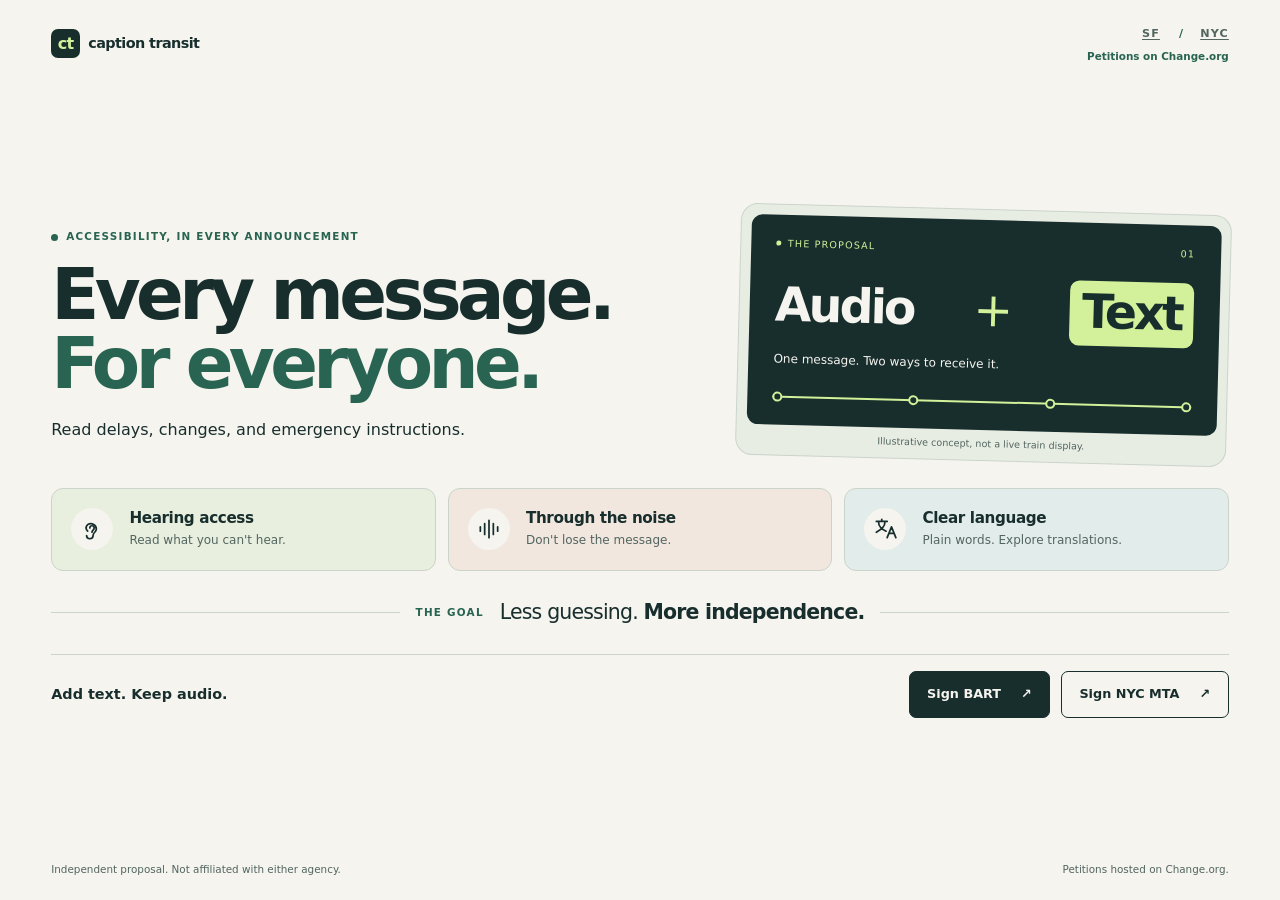
<file: index.html>
<!doctype html>
<html lang="en">
<head>
  <meta charset="utf-8">
  <meta name="viewport" content="width=device-width, initial-scale=1">
  <meta name="description" content="Readable train announcements. Less guessing, more independence. An accessibility proposal for BART and NYC MTA.">
  <meta name="color-scheme" content="light">
  <title>Caption Transit | Every message. For everyone.</title>
  <link rel="stylesheet" href="styles.css">
</head>
<body>
  <a class="skip-link" href="#main">Skip to main content</a>
  <div class="page">
    <header class="masthead">
      <a class="wordmark" href="#main"><span class="brand-mark" aria-hidden="true">ct</span> caption transit</a>
      <div class="header-note">
        <nav class="location region-nav" aria-label="Choose a city">
          <a href="sf/" aria-label="SF / Bay Area">SF</a>
          <span aria-hidden="true">/</span>
          <a href="nyc/" aria-label="NYC subway">NYC</a>
        </nav>
        <p class="petition-host">Petitions on Change.org</p>
      </div>
    </header>

    <main id="main" class="poster">
      <section class="hero" aria-labelledby="hero-title">
        <div class="intro">
          <p class="eyebrow"><span class="status-dot" aria-hidden="true"></span> Accessibility, in every announcement</p>
          <h1 id="hero-title">Every message.<br><span>For everyone.</span></h1>
          <p class="hero-copy">Read delays, changes, and emergency instructions.</p>
        </div>
        <figure class="display-concept">
          <div class="display">
            <div class="display-top"><span class="display-dot" aria-hidden="true"></span><span>The proposal</span><span aria-hidden="true">01</span></div>
            <div class="message-pair">
              <span>Audio</span><span class="plus" aria-hidden="true">+</span><span class="text-chip">Text</span>
            </div>
            <p>One message. Two ways to receive it.</p>
            <div class="track" aria-hidden="true"><i></i><i></i><i></i><i></i></div>
          </div>
          <figcaption>Illustrative concept, not a live train display.</figcaption>
        </figure>
      </section>

      <section class="benefits" aria-label="Why readable announcements matter">
        <article class="benefit hearing">
          <div class="benefit-icon" aria-hidden="true">
            <svg viewBox="0 0 24 24" fill="none"><path d="M8 14c-2-2-2-4 0-6a5 5 0 0 1 8 4c0 3-3 3-3 6a3 3 0 0 1-6 0" /><path d="M10 11a2 2 0 0 1 4 0c0 2-2 2-2 4" /></svg>
          </div>
          <div><h2>Hearing access</h2><p>Read what you can't hear.</p></div>
        </article>
        <article class="benefit noise">
          <div class="benefit-icon" aria-hidden="true">
            <svg viewBox="0 0 24 24" fill="none"><path d="M4 10v4m4-7v10m4-13v16m4-13v10m4-7v4" /></svg>
          </div>
          <div><h2>Through the noise</h2><p>Don't lose the message.</p></div>
        </article>
        <article class="benefit language">
          <div class="benefit-icon" aria-hidden="true">
            <svg viewBox="0 0 24 24" fill="none"><path d="M4 5h10M9 3v2m-3 0c0 5 3 7 7 9m-1-9c0 5-3 7-8 10m10 5 4-10 4 10m-6-4h4" /></svg>
          </div>
          <div><h2>Clear language</h2><p>Plain words. Explore translations.</p></div>
        </article>
      </section>

      <div class="impact">
        <span class="eyebrow">The goal</span>
        <p>Less guessing. <strong>More independence.</strong></p>
      </div>

      <section class="action" aria-label="Support readable announcements">
        <p><strong>Add text. Keep audio.</strong></p>
        <div class="action-links">
          <a id="bart-petition" class="button" data-operator="bart" data-petition-status="published" href="https://www.change.org/p/make-bart-announcements-readable-not-just-audible">Sign BART <span aria-hidden="true">&nearr;</span></a>
          <a id="mta-petition" class="button secondary" data-operator="mta" data-petition-status="published" href="https://www.change.org/p/make-nyc-subway-announcements-readable-not-just-audible">Sign NYC MTA <span aria-hidden="true">&nearr;</span></a>
        </div>
      </section>
    </main>

    <footer class="footer">
      <p>Independent proposal. Not affiliated with either agency.</p>
      <section id="petition" data-status="published" aria-label="Petition status">
        <p>Petitions hosted on Change.org.</p>
      </section>
    </footer>
  </div>
</body>
</html>
</file>
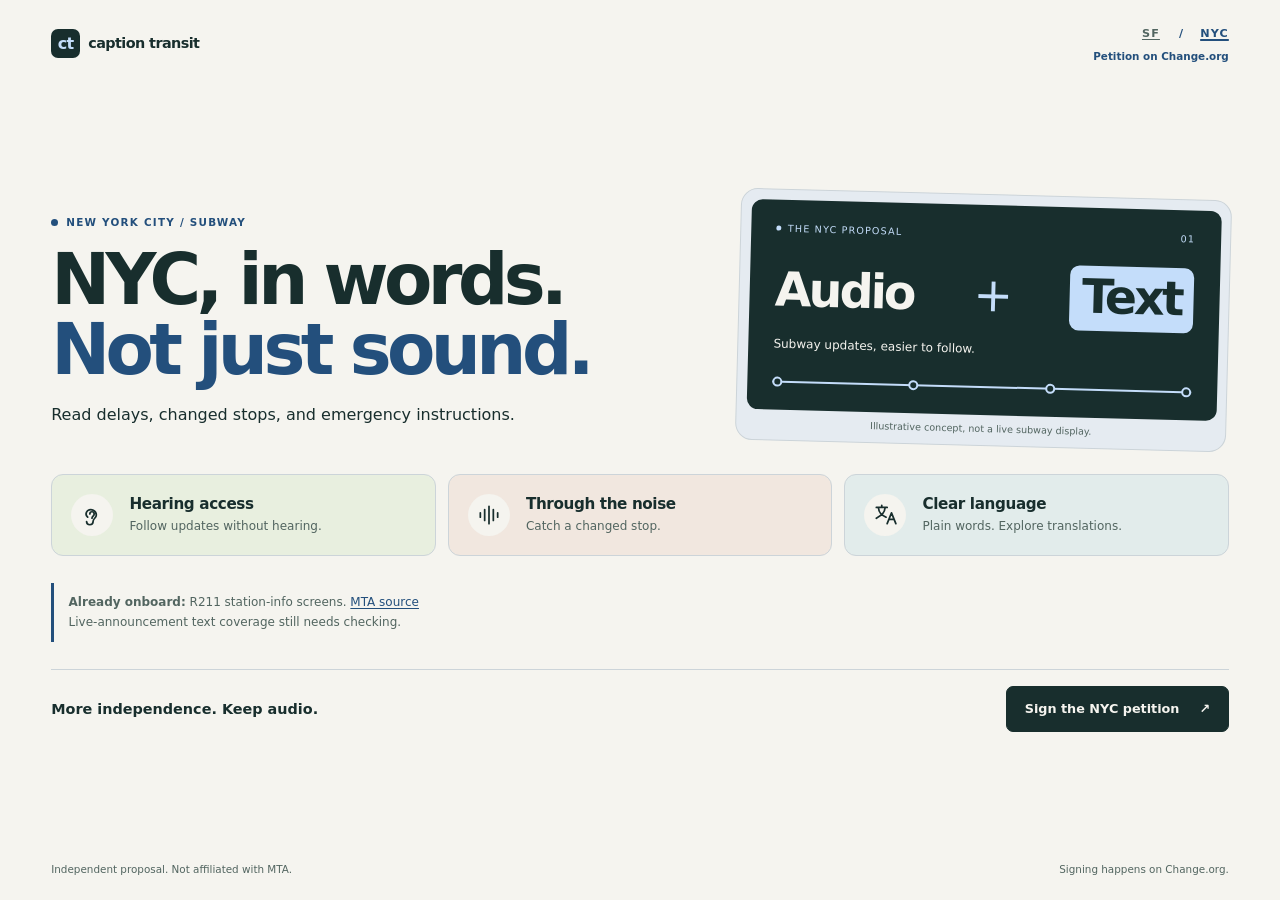
<file: nyc/index.html>
<!doctype html>
<html lang="en">
<head>
  <meta charset="utf-8">
  <meta name="viewport" content="width=device-width, initial-scale=1">
  <meta name="description" content="Readable NYC subway announcements: hearing access, clear updates, and more independent travel. Sign the NYC petition on Change.org.">
  <meta name="color-scheme" content="light">
  <title>NYC | Caption Transit</title>
  <link rel="stylesheet" href="../styles.css">
</head>
<body class="city-nyc">
  <a class="skip-link" href="#main">Skip to main content</a>
  <div class="page regional">
    <header class="masthead">
      <a class="wordmark" href="../"><span class="brand-mark" aria-hidden="true">ct</span> caption transit</a>
      <div class="header-note">
        <nav class="location region-nav" aria-label="Choose a city">
          <a href="../sf/" aria-label="SF / Bay Area">SF</a>
          <span aria-hidden="true">/</span>
          <a href="./" aria-label="NYC subway" aria-current="page">NYC</a>
        </nav>
        <p class="petition-host">Petition on Change.org</p>
      </div>
    </header>

    <main id="main" class="poster">
      <section class="hero" aria-labelledby="hero-title">
        <div class="intro">
          <p class="eyebrow"><span class="status-dot" aria-hidden="true"></span> New York City / Subway</p>
          <h1 id="hero-title">NYC, in words.<br><span>Not just sound.</span></h1>
          <p class="hero-copy">Read delays, changed stops, and emergency instructions.</p>
        </div>
        <figure class="display-concept">
          <div class="display">
            <div class="display-top"><span class="display-dot" aria-hidden="true"></span><span>The NYC proposal</span><span aria-hidden="true">01</span></div>
            <div class="message-pair"><span>Audio</span><span class="plus" aria-hidden="true">+</span><span class="text-chip">Text</span></div>
            <p>Subway updates, easier to follow.</p>
            <div class="track" aria-hidden="true"><i></i><i></i><i></i><i></i></div>
          </div>
          <figcaption>Illustrative concept, not a live subway display.</figcaption>
        </figure>
      </section>

      <section class="benefits" aria-label="Why readable subway announcements matter">
        <article class="benefit hearing">
          <div class="benefit-icon" aria-hidden="true"><svg viewBox="0 0 24 24" fill="none"><path d="M8 14c-2-2-2-4 0-6a5 5 0 0 1 8 4c0 3-3 3-3 6a3 3 0 0 1-6 0" /><path d="M10 11a2 2 0 0 1 4 0c0 2-2 2-2 4" /></svg></div>
          <div><h2>Hearing access</h2><p>Follow updates without hearing.</p></div>
        </article>
        <article class="benefit noise">
          <div class="benefit-icon" aria-hidden="true"><svg viewBox="0 0 24 24" fill="none"><path d="M4 10v4m4-7v10m4-13v16m4-13v10m4-7v4" /></svg></div>
          <div><h2>Through the noise</h2><p>Catch a changed stop.</p></div>
        </article>
        <article class="benefit language">
          <div class="benefit-icon" aria-hidden="true"><svg viewBox="0 0 24 24" fill="none"><path d="M4 5h10M9 3v2m-3 0c0 5 3 7 7 9m-1-9c0 5-3 7-8 10m10 5 4-10 4 10m-6-4h4" /></svg></div>
          <div><h2>Clear language</h2><p>Plain words. Explore translations.</p></div>
        </article>
      </section>

      <aside class="local-context" aria-label="Existing NYC displays">
        <p><strong>Already onboard:</strong> R211 station-info screens. <a href="https://www.mta.info/press-release/mta-announces-rollout-of-first-r211-train-cars-d-line">MTA source</a></p>
        <p>Live-announcement text coverage still needs checking.</p>
      </aside>

      <section class="action" aria-label="Support readable NYC announcements">
        <p><strong>More independence. Keep audio.</strong></p>
        <div class="action-links">
          <a id="mta-petition" class="button" data-operator="mta" data-petition-status="published" href="https://www.change.org/p/make-nyc-subway-announcements-readable-not-just-audible">Sign the NYC petition <span aria-hidden="true">&nearr;</span></a>
        </div>
      </section>
    </main>

    <footer class="footer">
      <p>Independent proposal. Not affiliated with MTA.</p>
      <section id="petition" data-status="published" aria-label="Petition status"><p>Signing happens on Change.org.</p></section>
    </footer>
  </div>
</body>
</html>
</file>
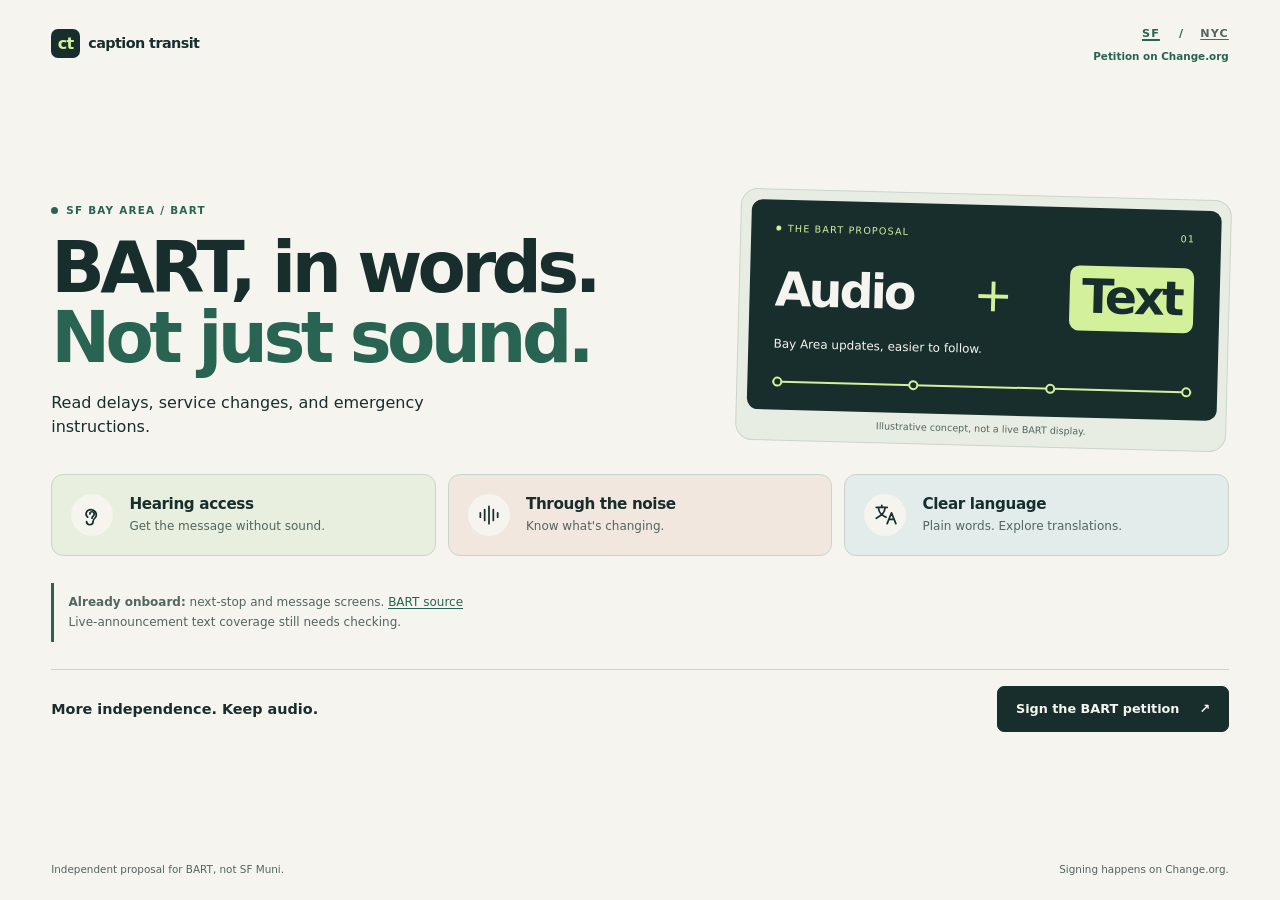
<file: sf/index.html>
<!doctype html>
<html lang="en">
<head>
  <meta charset="utf-8">
  <meta name="viewport" content="width=device-width, initial-scale=1">
  <meta name="description" content="Readable BART announcements for the SF Bay Area: hearing access, clear updates, and more independent travel. Sign the BART petition on Change.org.">
  <meta name="color-scheme" content="light">
  <title>SF Bay Area / BART | Caption Transit</title>
  <link rel="stylesheet" href="../styles.css">
</head>
<body class="city-sf">
  <a class="skip-link" href="#main">Skip to main content</a>
  <div class="page regional">
    <header class="masthead">
      <a class="wordmark" href="../"><span class="brand-mark" aria-hidden="true">ct</span> caption transit</a>
      <div class="header-note">
        <nav class="location region-nav" aria-label="Choose a city">
          <a href="./" aria-label="SF / Bay Area" aria-current="page">SF</a>
          <span aria-hidden="true">/</span>
          <a href="../nyc/" aria-label="NYC subway">NYC</a>
        </nav>
        <p class="petition-host">Petition on Change.org</p>
      </div>
    </header>

    <main id="main" class="poster">
      <section class="hero" aria-labelledby="hero-title">
        <div class="intro">
          <p class="eyebrow"><span class="status-dot" aria-hidden="true"></span> SF Bay Area / BART</p>
          <h1 id="hero-title">BART, in words.<br><span>Not just sound.</span></h1>
          <p class="hero-copy">Read delays, service changes, and emergency instructions.</p>
        </div>
        <figure class="display-concept">
          <div class="display">
            <div class="display-top"><span class="display-dot" aria-hidden="true"></span><span>The BART proposal</span><span aria-hidden="true">01</span></div>
            <div class="message-pair"><span>Audio</span><span class="plus" aria-hidden="true">+</span><span class="text-chip">Text</span></div>
            <p>Bay Area updates, easier to follow.</p>
            <div class="track" aria-hidden="true"><i></i><i></i><i></i><i></i></div>
          </div>
          <figcaption>Illustrative concept, not a live BART display.</figcaption>
        </figure>
      </section>

      <section class="benefits" aria-label="Why readable BART announcements matter">
        <article class="benefit hearing">
          <div class="benefit-icon" aria-hidden="true"><svg viewBox="0 0 24 24" fill="none"><path d="M8 14c-2-2-2-4 0-6a5 5 0 0 1 8 4c0 3-3 3-3 6a3 3 0 0 1-6 0" /><path d="M10 11a2 2 0 0 1 4 0c0 2-2 2-2 4" /></svg></div>
          <div><h2>Hearing access</h2><p>Get the message without sound.</p></div>
        </article>
        <article class="benefit noise">
          <div class="benefit-icon" aria-hidden="true"><svg viewBox="0 0 24 24" fill="none"><path d="M4 10v4m4-7v10m4-13v16m4-13v10m4-7v4" /></svg></div>
          <div><h2>Through the noise</h2><p>Know what's changing.</p></div>
        </article>
        <article class="benefit language">
          <div class="benefit-icon" aria-hidden="true"><svg viewBox="0 0 24 24" fill="none"><path d="M4 5h10M9 3v2m-3 0c0 5 3 7 7 9m-1-9c0 5-3 7-8 10m10 5 4-10 4 10m-6-4h4" /></svg></div>
          <div><h2>Clear language</h2><p>Plain words. Explore translations.</p></div>
        </article>
      </section>

      <aside class="local-context" aria-label="Existing BART displays">
        <p><strong>Already onboard:</strong> next-stop and message screens. <a href="https://www.bart.gov/about/projects/cars">BART source</a></p>
        <p>Live-announcement text coverage still needs checking.</p>
      </aside>

      <section class="action" aria-label="Support readable BART announcements">
        <p><strong>More independence. Keep audio.</strong></p>
        <div class="action-links">
          <a id="bart-petition" class="button" data-operator="bart" data-petition-status="published" href="https://www.change.org/p/make-bart-announcements-readable-not-just-audible">Sign the BART petition <span aria-hidden="true">&nearr;</span></a>
        </div>
      </section>
    </main>

    <footer class="footer">
      <p>Independent proposal for BART, not SF Muni.</p>
      <section id="petition" data-status="published" aria-label="Petition status"><p>Signing happens on Change.org.</p></section>
    </footer>
  </div>
</body>
</html>
</file>
<file: styles.css>
:root {
  color-scheme: light;
  --paper: #f5f4ef;
  --ink: #182e2d;
  --muted: #526560;
  --green: #286451;
  --lime: #d2f19a;
  --line: #cbd4cb;
}

* { box-sizing: border-box; }
body { margin: 0; background: var(--paper); color: var(--ink); font-family: system-ui, -apple-system, BlinkMacSystemFont, "Segoe UI", sans-serif; line-height: 1.45; }
a { color: inherit; text-underline-offset: .2em; }
:focus-visible { outline: 3px solid #a34016; outline-offset: 4px; }
p, h1, h2, figure { margin: 0; }
.page { width: min(1280px, 100%); min-height: 100svh; margin-inline: auto; padding: clamp(16px, 2.5vh, 28px) clamp(20px, 4vw, 56px); display: grid; grid-template-rows: auto 1fr auto; gap: clamp(16px, 2.5vh, 24px); }
.skip-link { position: absolute; left: 1rem; top: 1rem; z-index: 5; padding: .75rem 1rem; background: var(--paper); transform: translateY(-200%); }
.skip-link:focus { transform: translateY(0); }
.masthead { display: flex; align-items: center; justify-content: space-between; gap: 1rem; }
.wordmark { display: inline-flex; align-items: center; gap: .5rem; font-size: .9rem; font-weight: 800; letter-spacing: -.04em; text-decoration: none; }
.brand-mark { display: grid; place-items: center; width: 29px; height: 29px; background: var(--ink); color: var(--lime); border-radius: 7px; font-size: 1rem; }
.location { color: var(--muted); font-size: .7rem; font-weight: 650; letter-spacing: .1em; }
.location span { padding-inline: .5rem; color: var(--green); }
.header-note { text-align: right; }
.petition-host { margin-top: .15rem; color: var(--green); font-size: .65rem; font-weight: 600; }
.region-nav { display: flex; align-items: center; justify-content: flex-end; gap: .5rem; }
.region-nav a { display: inline-flex; align-items: center; justify-content: center; min-width: 24px; min-height: 24px; }
.region-nav [aria-current="page"] { color: var(--green); font-weight: 800; text-decoration-thickness: 2px; }
.city-nyc { --green: #234f7c; --lime: #c4ddfa; --line: #ccd4d9; }
.city-nyc .display-concept { background: #e5ebf1; }
.poster { display: flex; flex-direction: column; justify-content: center; gap: clamp(18px, 3vh, 30px); min-width: 0; }
.hero { display: grid; grid-template-columns: 1.3fr 1fr; align-items: center; gap: 3rem; }
.eyebrow { font-size: .65rem; font-weight: 750; letter-spacing: .12em; text-transform: uppercase; color: var(--green); }
.intro > .eyebrow { display: flex; align-items: center; gap: .5rem; margin-bottom: 1rem; }
.status-dot { width: 7px; height: 7px; border-radius: 50%; background: var(--green); flex-shrink: 0; }
h1 { font-size: clamp(2.8rem, 5.5vw, 5rem); line-height: .99; letter-spacing: -.065em; font-weight: 850; }
h1 span { color: var(--green); }
.hero-copy { margin-top: 1.1rem; font-size: clamp(.95rem, 1.25vw, 1.15rem); max-width: 29rem; }
.display-concept { padding: .6rem; border: 1px solid var(--line); border-radius: 17px; background: #e8ede3; transform: rotate(1.5deg); }
.display { padding: 1.4rem 1.6rem; background: var(--ink); color: var(--paper); border-radius: 11px; }
.display-top { display: flex; align-items: center; gap: .4rem; text-transform: uppercase; font-size: .6rem; letter-spacing: .12em; color: var(--lime); }
.display-top > span:last-child { margin-left: auto; }
.display-dot { height: 5px; width: 5px; border-radius: 50%; background: var(--lime); }
.message-pair { display: flex; align-items: center; justify-content: space-between; gap: .6rem; font-size: clamp(1.8rem, 3.7vw, 3.5rem); font-weight: 750; letter-spacing: -.06em; line-height: 1.2; margin-block: 1.4rem .8rem; }
.plus { color: var(--lime); font-weight: 400; }
.text-chip { background: var(--lime); color: var(--ink); border-radius: .2em; padding: .05em .25em .12em; }
.display > p { font-size: .75rem; }
.track { position: relative; display: flex; justify-content: space-between; margin-top: 1.5rem; }
.track::before { content: ""; background: var(--lime); height: 2px; position: absolute; inset: 4px 0 auto; }
.track i { width: 10px; height: 10px; background: var(--ink); border: 2px solid var(--lime); border-radius: 50%; z-index: 1; }
figcaption { margin-top: .45rem; text-align: center; font-size: .6rem; color: var(--muted); }
.benefits { display: grid; grid-template-columns: repeat(3, minmax(0, 1fr)); gap: 12px; }
.benefit { display: flex; align-items: center; gap: 1rem; padding: 1.2rem; border-radius: 12px; border: 1px solid var(--line); }
.hearing { background: #e8efdf; }
.noise { background: #f1e7df; }
.language { background: #e2eceb; }
.benefit-icon { flex-shrink: 0; width: 42px; height: 42px; display: grid; place-items: center; background: var(--paper); border-radius: 50%; }
.benefit-icon svg { width: 26px; height: 26px; stroke: var(--ink); stroke-width: 1.6; stroke-linecap: round; stroke-linejoin: round; }
.benefit h2 { font-size: .95rem; line-height: 1.2; letter-spacing: -.025em; }
.benefit p { font-size: .75rem; margin-top: .3rem; color: var(--muted); }
.impact { display: flex; align-items: center; justify-content: center; gap: 1rem; text-align: center; }
.impact::before, .impact::after { content: ""; height: 1px; background: var(--line); flex: 1; }
.impact > p { font-size: clamp(1rem, 1.6vw, 1.4rem); letter-spacing: -.04em; }
.local-context { padding: .65rem .9rem; border-left: 3px solid var(--green); font-size: .75rem; color: var(--muted); }
.local-context p + p { margin-top: .2rem; }
.local-context a { color: var(--green); }
.action { display: flex; align-items: center; justify-content: space-between; gap: 1rem; padding-top: 1rem; border-top: 1px solid var(--line); }
.action > p { font-size: .9rem; }
.action-links { display: flex; gap: .65rem; flex-shrink: 0; }
.button { display: flex; align-items: center; justify-content: center; gap: 1.25rem; padding: .8rem 1.1rem; color: var(--paper); background: var(--ink); border: 1px solid var(--ink); border-radius: 7px; font-size: .8rem; font-weight: 650; text-decoration: none; min-height: 44px; }
.button:hover { background: var(--green); border-color: var(--green); }
.button.secondary { color: var(--ink); background: transparent; }
.button.secondary:hover { background: #e8efdf; }
.footer { display: flex; align-items: center; justify-content: space-between; gap: .75rem; color: var(--muted); font-size: .65rem; }

@media (max-width: 900px) {
  .hero { gap: 1.5rem; }
  .benefit { gap: .65rem; padding: 1rem; }
  .benefit-icon { width: 34px; height: 34px; }
}
@media (max-width: 650px) {
  .page { padding: 14px 16px; gap: 14px; }
  .poster { gap: 16px; }
  .wordmark { font-size: .8rem; }
  .brand-mark { width: 25px; height: 25px; font-size: .85rem; }
  .location { font-size: .55rem; letter-spacing: .04em; }
  .location span { padding-inline: .2rem; }
  .hero { grid-template-columns: minmax(0, 1fr); gap: 14px; }
  .intro > .eyebrow { font-size: .55rem; margin-bottom: .7rem; }
  h1 { font-size: clamp(2.25rem, 9vw, 3.5rem); }
  .hero-copy { font-size: .85rem; margin-top: .7rem; }
  .display-concept { transform: none; padding: .3rem; border-radius: 10px; }
  .display { padding: .65rem .9rem; display: flex; align-items: center; justify-content: space-between; gap: .5rem; border-radius: 7px; }
  .display-top, .track, .display > p { display: none; }
  .message-pair { margin: 0; width: 100%; justify-content: center; gap: 1.4rem; font-size: 1.5rem; }
  figcaption { font-size: .55rem; margin-top: .2rem; }
  .benefits { gap: 8px; }
  .benefit { flex-direction: column; align-items: flex-start; gap: .6rem; padding: .75rem .6rem; border-radius: 8px; }
  .benefit-icon { width: 29px; height: 29px; }
  .benefit-icon svg { width: 20px; height: 20px; }
  .benefit h2 { font-size: .75rem; }
  .benefit p { font-size: .65rem; line-height: 1.35; }
  .impact { flex-direction: column; gap: .15rem; }
  .impact::before, .impact::after { display: none; }
  .impact .eyebrow { font-size: .55rem; }
  .impact > p { font-size: 1.05rem; }
  .action { flex-direction: column; align-items: stretch; gap: .65rem; padding-top: .75rem; }
  .action > p { text-align: center; font-size: .8rem; }
  .action-links { display: grid; grid-template-columns: repeat(2, minmax(0, 1fr)); }
  .regional .action-links { grid-template-columns: minmax(0, 1fr); }
  .local-context { padding: .4rem .6rem; font-size: .65rem; }
  .button { padding: .6rem .75rem; font-size: .75rem; gap: .5rem; }
  .footer { align-items: flex-start; font-size: .55rem; }
  .footer > p { max-width: 58%; }
}
@media (max-width: 650px) and (max-height: 700px) {
  .page { padding-block: 12px; gap: 10px; }
  .poster { gap: 12px; }
  .intro > .eyebrow { margin-bottom: .5rem; }
  .hero { gap: 10px; }
  .hero-copy { font-size: .75rem; margin-top: .5rem; }
  .display-concept { padding: .2rem; }
  .display { padding: .4rem .75rem; }
  .message-pair { font-size: 1.25rem; }
  .benefit { padding-block: .6rem; gap: .4rem; }
  .benefit p { display: none; }
  .action { gap: .4rem; padding-top: .4rem; }
}
@media (max-height: 650px) and (min-width: 651px) {
  .page { padding-block: 12px; gap: 12px; }
  .poster { gap: 12px; }
  h1 { font-size: clamp(2.8rem, 5vw, 4rem); }
  .display { padding-block: 1rem; }
  .benefit { padding-block: .8rem; }
}
@media (max-width: 360px) and (max-height: 650px) {
  .page.regional { gap: 8px; }
  .regional .poster { gap: 8px; }
  .regional .local-context { padding-block: 0; }
}
@media print {
  .page { min-height: 0; padding: 12pt; gap: 16pt; }
  .poster { gap: 16pt; }
  .display-concept { transform: none; }
  .skip-link { display: none; }
  .button { color: #000; background: #fff; }
}
</file>
